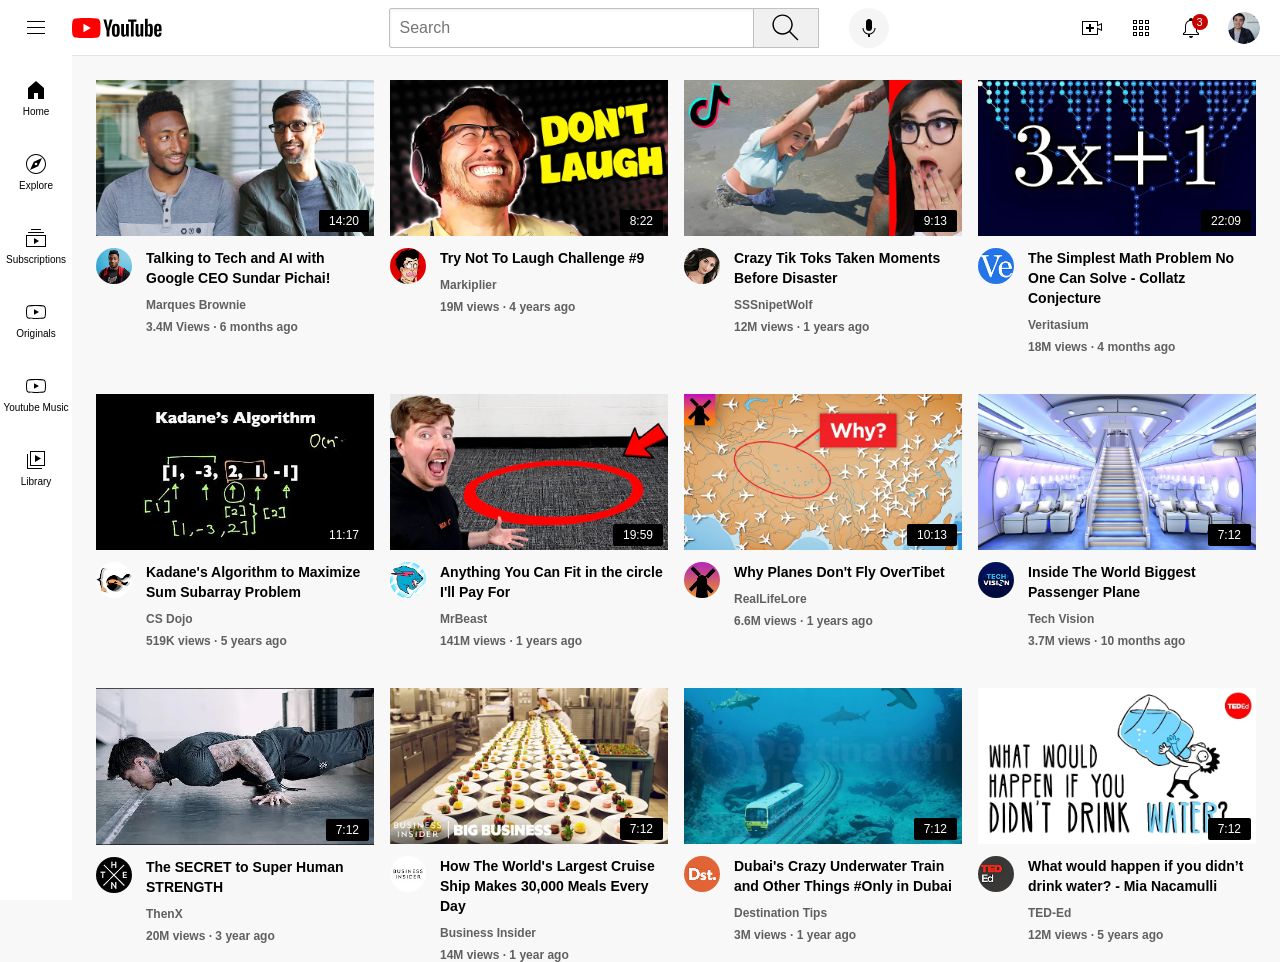
<file: index.HTML>
<!DOCTYPE html>
<html lang="en">

<head>

    <meta charset="UTF-8">
    <meta name="viewport" content="width=device-width, initial-scale=1.0">
    <title>YOUTUBE.com CLONE</title>
    <link rel="STYLESHEET" href="YOUTUBE.CSS">
    <link rel="STYLESHEET" href="general.css">
    <link rel="STYLESHEET" href="header.css">
    <link rel="STYLESHEET" href="sidebar.css">
    <meta name="viewport" content="width=device-width, initial-scale=1.0">
</head>

<body>

    <div class="header">
        <div class="left-section">
            <img class="hamburger-menue" src="pic/menue.svg">
            <img class="youtube-logo" src="pic/youtube-logo.svg">
        </div>
        <div class="middle-section">
            <input class="search-bar" type="text" placeholder="Search">
            <button class="search-button">
                <img class="search-icon" src="pic/search.svg">
                <div class="tooltip">Search</div>
            </button>
            <button class="voice-search-button">
                <img class="voice-search-icon" src="pic/mic.svg">
                <div class="tooltip">Search with your voice</div>
            </button>
        </div>
        <div class="right-section">
            <div class="upload-icon-container">
                <img class="upload-icon" src="pic/upload.svg">
                <div class="tooltip">Create</div>
            </div>
            <div class="youtube-apps-icon-container">
                <img class="youtube-apps-icon" src="pic/youtubea-apps.svg">
                <div class="tooltip">YouTube Apps</div>
            </div>
            <div class="notifications-icon-container">
                <img class="notifications-icon" src="pic/notifications.svg">
                <div class="tooltip">Notifications</div>
                <div class="notifications-count">

                    3

                </div>
            </div>
            <img class="current-user-pic" src="pic/my-channel.jpg">
        </div>
    </div>
    <div class="side-bar">

        <div class="sidebar-link">
            <img class="home" src="pic/home.svg">
            <div>
                Home
            </div>
        </div>

        <div class="sidebar-link">
            <img class="explore" src="pic/explore.svg">
            <div>
                Explore
            </div>
        </div>

        <div class="sidebar-link">
            <img class="subscriptions" src="pic/subscription.svg">
            <div>
                Subscriptions
            </div>
        </div>

        <div class="sidebar-link">
            <img class="originals" src="pic/originals.svg">
            <div>

                Originals
            </div>
        </div>

        <div class="sidebar-link">
            <img class="youtube-music" src="pic/youtubemusic.svg">
            <div>
                Youtube Music</div>
        </div>

        <div class="sidebar-link">
            <img class="library" src="pic/library.svg">
            <div>

                Library
            </div>
        </div>

    </div>
    <main>
        <div class="video-grid">
            <div class="video-preview">
                <div class="thumbnail-row">
                    <a href="https://www.youtube.com/watch?v=n2RNcPRtAiY">
                         <img class="thumbnail" src="pic/try5.jpeg">
                    </a>
                   
                    <div class="video-time">14:20</div>
                </div>
                <div class="video-info-grid">
                    <div class="channel-picture">
                        <a href="https://www.youtube.com/c/mkbhd">
                        <img class="profile-picture" src="pic/try1.jpeg">
                        </a>
                    </div>
                    <div class="video-info">
                        <p class="video-title">
                            <a class="video-link" href="https://www.youtube.com/watch?v=n2RNcPRtAiY">
                                Talking to Tech and AI with Google CEO Sundar Pichai!
                            </a>
                        </p>
                        <p class="video-author">
                            <a href="https://www.youtube.com/c/mkbhd">
                                 Marques Brownie
                            </a>
                           
                        </p>
                        <p class="video-stats">
                            3.4M Views &middot; 6 months ago
                        </p>
                    </div>
                </div>
            </div>

            <div class="video-preview">
                <div class="thumbnail-row">
                    <a href="https://www.youtube.com/watch?v=mP0RAo9SKZk">
                        <img class="thumbnail" src="pic/thumbnail-2.webp">
                    </a>
                    <div class="video-time">8:22</div>
                </div>
                <div class="video-info-grid">
                    <div class="channel-picture">
                        <a class="video-link" href="https://www.youtube.com/c/markiplier">
                        <img class="profile-picture" src="pic/channel-2.jpg">
                        </a>
                    </div>
                    <div class="video-info">
                        <p class="video-title">
                             <a class="video-link" href="https://www.youtube.com/watch?v=mP0RAo9SKZk">
                       Try Not To Laugh Challenge #9
                        </a>
                
                        </p>
                        <p class="video-author">
                           <a href="https://www.youtube.com/c/markiplier">
                             Markiplier
                           </a>
                        </p>
                        <p class="video-stats">
                            19M views &#183; 4 years ago
                        </p>
                    </div>
                </div>
            </div>

            <div class="video-preview">
                <div class="thumbnail-row">
                   <a href="https://www.youtube.com/watch?v=FgjPQQeTh1w">
                     <img class="thumbnail" src="pic/thumbnail-3.webp">
                   </a>
                    <div class="video-time">9:13</div>
                </div>
                <div class="video-info-grid">
                    <div class="channel-picture">
                        <a class="video-link" href="https://www.youtube.com/user/SSSniperWolf">
                        <img class="profile-picture" src="pic/channel3.jpg">
                    </a>
                </div>
                    <div class="video-info">
                        <p class="video-title">
                             <a class="video-link" href="https://www.youtube.com/watch?v=FgjPQQeTh1w">
                        Crazy Tik Toks Taken Moments Before Disaster
                    </a>
                            
                        </p>
                        <p class="video-author">
                           <a href="https://www.youtube.com/user/SSSniperWolf">
                             SSSnipetWolf
                           </a>
                        </p>
                        <p class="video-stats">
                            12M views &#183; 1 years ago
                        </p>
                    </div>
                </div>
            </div>


            <div class="video-preview">
                <div class="thumbnail-row">
                    <a href="https://www.youtube.com/watch?v=094y1Z2wpJg">
                        <img class="thumbnail" src="pic/thumbnail-4.webp">
                    </a>
                    <div class="video-time">22:09</div>
                </div>
                <div class="video-info-grid">
                    <div class="channel-picture">
                        <a class="video-link" href="https://www.youtube.com/c/veritasium">
                        <img class="profile-picture" src="pic/channel4.jpg">
                        </a>
                    </div>
                    <div class="video-info">
                        <p class="video-title">
                            <a class="video-link" href="https://www.youtube.com/watch?v=094y1Z2wpJg">
                         The Simplest Math Problem No One Can Solve - Collatz Conjecture
                        </a>
                           
                        </p>
                        <p class="video-author">
                            <a href="https://www.youtube.com/c/veritasium">
                                Veritasium
                            </a>
                        </p>
                        <p class="video-stats">
                            18M views &#183; 4 months ago
                        </p>
                    </div>
                </div>
            </div>


            <div class="video-preview">
                <div class="thumbnail-row">
                    <a href="https://www.youtube.com/watch?v=86CQq3pKSUw">
                          <img class="thumbnail" src="pic/thumbnail-5.webp">
                    </a>
                  
                    <div class="video-time">11:17</div>
                </div>
                <div class="video-info-grid">
                    <div class="channel-picture">
                        <a class="video-link" href="https://www.youtube.com/c/CSDojo">
                        <img class="profile-picture" src="pic/channel5.jpg">
                        </a>
                        
                    </div>
                    <div class="video-info">
                        <p class="video-title">
                            <a class="video-link" href="https://www.youtube.com/watch?v=86CQq3pKSUw">
                       Kadane's Algorithm to Maximize Sum Subarray Problem
                        </a>
                           
                        </p>
                        <p class="video-author">
                            <a href="https://www.youtube.com/c/CSDojo">
                               CS Dojo 
                            </a>
                            
                        </p>
                        <p class="video-stats">
                            519K views &#183; 5 years ago
                        </p>
                    </div>
                </div>
            </div>


            <div class="video-preview">
                <div class="thumbnail-row">
                    <a href="https://www.youtube.com/watch?v=yXWw0_UfSFg">
                         <img class="thumbnail" src="pic/thumbnail-6.webp">
                    </a>
                   
                    <div class="video-time">19:59</div>
                </div>
                <div class="video-info-grid">
                    <div class="channel-picture">
                        <a href="https://www.youtube.com/channel/UCX6OQ3DkcsbYNE6H8uQQuVA">
                          <img class="profile-picture" src="pic/channel6.jpg">
                    </a>
                       
                    </div>
                    <div class="video-info">
                        <p class="video-title">
                               <a href="https://www.youtube.com/watch?v=yXWw0_UfSFg">
                          Anything You Can Fit in the circle I'll Pay For
                    </a>
                           
                        </p>
                        <p class="video-author">
                               <a href="https://www.youtube.com/channel/UCX6OQ3DkcsbYNE6H8uQQuVA">
                         MrBeast
                    </a>
                            
                        </p>
                        <p class="video-stats">
                            141M views &#183; 1 years ago
                        </p>
                    </div>
                </div>
            </div>

            <div class="video-preview">
                <div class="thumbnail-row">
                       <a href="https://www.youtube.com/watch?v=fNVa1qMbF9Y">
                            <img class="thumbnail" src="pic/thumbnail7.webp">
                    </a>
                 
                    <div class="video-time">10:13</div>
                </div>
                <div class="video-info-grid">
                    <div class="channel-picture">
                           <a href="https://www.youtube.com/channel/UCP5tjEmvPItGyLhmjdwP7Ww">
                          <img class="profile-picture" src="pic/channel7.jpg">
                    </a>
                       
                    </div>
                    <div class="video-info">
                        <p class="video-title">
                               <a href="https://www.youtube.com/watch?v=fNVa1qMbF9Y">
                          Why Planes Don't Fly OverTibet
                    </a>
                           
                        </p>
                        <p class="video-author">
                               <a href="https://www.youtube.com/channel/UCP5tjEmvPItGyLhmjdwP7Ww">
                            RealLifeLore
                    </a>
                         
                        </p>
                        <p class="video-stats">
                            6.6M views &#183; 1 years ago
                        </p>
                    </div>
                </div>
            </div>

            <div class="video-preview">
                <div class="thumbnail-row">
                       <a href="https://www.youtube.com/watch?v=lFm4EM1juls">
                         <img class="thumbnail" src="pic/thumbnail8.webp">
                    </a>
                    
                    <div class="video-time">7:12</div>
                </div>
                <div class="video-info-grid">
                    <div class="channel-picture">
                           <a href="https://www.youtube.com/channel/UCHAK6CyegY22Zj2GWrcaIxg">
                          <img class="profile-picture" src="pic/channel8.jpg">
                    </a>
                       
                    </div>
                    <div class="video-info">
                        <p class="video-title">
                               <a href="https://www.youtube.com/watch?v=lFm4EM1juls">
                           Inside The World Biggest Passenger Plane
                    </a>
                          

                        </p>
                        <p class="video-author">
                               <a href="https://www.youtube.com/channel/UCHAK6CyegY22Zj2GWrcaIxg">
                          Tech Vision
                    </a>
                           
                        </p>
                        <p class="video-stats">
                            3.7M views &#183; 10 months ago
                        </p>
                    </div>
                </div>
            </div>


            <div class="video-preview">
                <div class="thumbnail-row">
                       <a href="https://www.youtube.com/watch?v=ixmxOlcrlUc">
                        <img class="thumbnail" src="pic/thumbnail9.webp"> 
                    </a>
                    
                    <div class="video-time">7:12</div>
                </div>
                <div class="video-info-grid">
                    <div class="channel-picture">
                           <a href="https://www.youtube.com/c/OFFICIALTHENXSTUDIOS">
                            <img class="profile-picture" src="pic/channel9.jpg">
                    </a>
                     
                    </div>
                    <div class="video-info">
                        <p class="video-title">
                               <a href="https://www.youtube.com/watch?v=ixmxOlcrlUc">
                         The SECRET to Super Human STRENGTH
                    </a>
                            
                        </p>
                        <p class="video-author">
                               <a href="https://www.youtube.com/c/OFFICIALTHENXSTUDIOS">
                           ThenX 
                    </a>
                         
                        </p>
                        <p class="video-stats">
                  20M views · 3 year ago
                 </p>
                    </div>
                </div>
            </div>

            <div class="video-preview">
                <div class="thumbnail-row">
                       <a href="https://www.youtube.com/watch?v=R2vXbFp5C9o">
                           <img class="thumbnail" src="pic/thumbnail10.webp">
                    </a>
                  
                    <div class="video-time">7:12</div>
                </div>
                <div class="video-info-grid">
                    <div class="channel-picture">
                           <a href="https://www.youtube.com/user/businessinsider">
                           <img class="profile-picture" src="pic/channel10.jpg">
                    </a>
                      
                    </div>
                    <div class="video-info">
                        <p class="video-title">
                               <a href="https://www.youtube.com/watch?v=R2vXbFp5C9o">
                              How The World's Largest Cruise Ship Makes 30,000 Meals Every Day
                    </a>
                            
               
                  

                        </p>
                        <p class="video-author">
                               <a href="https://www.youtube.com/user/businessinsider">
                            Business Insider
                    </a>
                 
                  
                        </p>
                        <p class="video-stats">
                            
                  14M views · 1 year ago
                
                        </p>
                    </div>
                </div>
            </div>

            <div class="video-preview">
                <div class="thumbnail-row">
                       <a href="https://www.youtube.com/watch?v=0nZuYyXET3s">
                         <img class="thumbnail" src="pic/thumbnail11.webp">
                    </a>
                    
                    <div class="video-time">7:12</div>
                </div>
                <div class="video-info-grid">
                    <div class="channel-picture">
                           <a href="https://www.youtube.com/c/Destinationtips">
                           <img class="profile-picture" src="pic/channel11.jpg">
                    </a>
                      
                    </div>
                    <div class="video-info">
                        <p class="video-title">
                               <a href="https://www.youtube.com/watch?v=0nZuYyXET3s">
                           Dubai's Crazy Underwater Train and Other Things #Only in Dubai
                    </a>
                            
                  
                  

                        </p>
                        <p class="video-author">
                               <a href="https://www.youtube.com/c/Destinationtips">
                         Destination Tips
                    </a>
                            
                    
                  
                        </p>
                        <p class="video-stats">
                           
                  3M views · 1 year ago
                
                        </p>
                    </div>
                </div>
            </div>

            <div class="video-preview">
                <div class="thumbnail-row">
                       <a href="https://www.youtube.com/watch?v=9iMGFqMmUFs">
                          <img class="thumbnail" src="pic/thumbnail12.webp">
                    </a>
                   
                    <div class="video-time">7:12</div>
                </div>
                <div class="video-info-grid">
                    <div class="channel-picture">
                           <a href="https://www.youtube.com/teded">
                           <img class="profile-picture" src="pic/channel12.jpg">
                    </a>
                      
                    </div>
                    <div class="video-info">
                        <p class="video-title">
                               <a href="https://www.youtube.com/watch?v=9iMGFqMmUFs">
                          What would happen if you didn’t drink water? - Mia Nacamulli
                    </a>
                            
                   
                  

                        </p>
                        <p class="video-author">
                              <a href="https://www.youtube.com/teded">
                         
                    TED-Ed
                    </a>
                  
                        </p>
                        <p class="video-stats">
                           
                  12M views · 5 years ago
                
                        </p>
                    </div>
                </div>
            </div>
        </div>
    </main>
</body>

</html>
</file>
<file: YOUTUBE.CSS>
.thumbnail {
    width: 100%;
}

.video-title {
    font-size: 14px;
    margin-top: 0px;
    margin-bottom: 10px;
    font-weight: 550;
    line-height: 20px;
}

.video-info-grid {
    display: grid;
    grid-template-columns: 50px 1fr;
}

.profile-picture {
    border-radius: 50px;
    width: 36px;
}

.thumbnail-row {
    margin-bottom: 8px;
    position: relative;
}

.video-author,
.video-stats {
    font-size: 12px;
    color: rgb(96, 96, 96);
    font-weight: 550;
}

.video-author {
    margin-bottom: 4px;
}

.video-grid {
    font-family: roboto, arial;
    display: grid;
    grid-template-columns: 1fr 1fr 1fr;
    column-gap: 16px;
    row-gap: 40px;
}

@media (max-width: 750px) {
    .video-grid {
        grid-template-columns: 1fr 1fr;
    }
}

@media (min-width: 751px) and (max-width:999px) {
    .video-grid {
        grid-template-columns: 1fr 1fr 1fr;
    }
}

@media (min-width: 1000px) {
    .video-grid {
        grid-template-columns: 1fr 1fr 1fr 1fr;
    }
}


.video-time {
    background-color: black;
    color: white;
    position: absolute;
    bottom: 8px;
    right: 5px;
    font-size: 12px;
    border-radius: 2px;
    font-weight: 500;
    padding: 4px 10px;
}

.video-preview {
    font-family: arial;
     cursor: pointer;
}
a{
    text-decoration: none;
    color: inherit;
}











.video-stats {
    margin-top: 8px;
}

.channel-picture {}
</file>
<file: general.css>
p {
    font-family: roboto, arial;
    margin-top: 0;
    margin-bottom: 0;
}

body {
    font-family: roboto, arial;
    margin: 0;
    padding-top: 80px;
    padding-left: 96px;
    padding-right: 24px;
    background-color: rgb(248, 248, 248);
}
</file>
<file: header.css>
.header {
    height: 55px;
    display: flex;
    flex-direction: row;
    justify-content: space-between;
    z-index: 100;
    position: fixed;
    top: 0;
    left: 0;
    right: 0;
    background-color: white;
    border-bottom-width: 1px;
    border-bottom-style: solid;
    border-bottom-color: rgb(228, 228, 228);
}

.left-section {
    align-items: center;
    display: flex;
}

.hamburger-menue {
    height: 24px;
    margin-left: 24px;
    margin-right: 24px;
     cursor: pointer;

}

.youtube-logo {
    height: 20px;
     cursor: pointer;
}

.middle-section {
   flex: 1;
    margin-left: 70px;
    margin-right: 35px;
    max-width: 500px;
    display: flex;
    align-items: center;
}

.search-bar::placeholder {
    font-size: 16px;
}

.search-bar {
    flex: 1;
    height: 36px;
    padding-left: 10px;
    font-size: 16px;
    border-width: 1px;
    border-style: solid;
    border-color: rgb(192, 192, 192);
    border-radius: 2px;
    box-shadow: inset 1px 2px 3px rgba(0, 0, 0, 0.05);
    width: 0;
}

.search-button {
    height: 40px;
    width: 66px;
    margin-right: 10px;
    border-style: solid;
    border-width: 1px;
    border-color: rgb(192, 192, 192);
    background-color: rgb(240, 240, 240);
    margin-left: -1px;
    cursor: pointer;
}
.search-button .tooltip,
.voice-search-button .tooltip,
.notifications-icon-container .tooltip,
.youtube-apps-icon-container .tooltip,
.upload-icon-container .tooltip
{
    position: absolute;
    background-color: rgb(126, 123, 123);
    color: white;
    padding-top: 4px;
    padding-left: 8px;    
     padding-bottom: 4px;
    padding-right: 8px;   
    border-radius: 2px;
    font-size: 12px;
    bottom: -33px;
    opacity: 0;
    transition: opacity 0.15s;
    pointer-events: none;
    white-space: nowrap;
}
.search-button:hover .tooltip,
.voice-search-button:hover .tooltip,
.notifications-icon-container:hover .tooltip,
.youtube-apps-icon-container:hover .tooltip,
.upload-icon-container:hover .tooltip
{
    opacity: 1;
}


.search-button,
.voice-search-button,
.upload-icon-container,
.youtube-apps-icon-container,
.notifications-icon-container{
    display: flex;
    justify-content: center;
    align-items: center;
    position: relative;
}

.search-icon {
    height: 35px;
}

.voice-search-button {
    height: 40px;
    width: 40px;
    margin-left: 20px;
    background-color: rgb(245, 245, 245);
    border: none;
    border-radius: 20px;
     cursor: pointer;
}

.voice-search-icon {
    height: 24px;
}

.right-section {
    flex-shrink: 0;
    width: 180px;
    display: flex;
    align-items: center;
    justify-content: space-between;
    margin-right: 20px;
}

.upload-icon {
    height: 24px;
     cursor: pointer;

}

.youtube-apps-icon {
    height: 24px;
     cursor: pointer;
}

.notifications-icon {
    height: 24px;
    cursor: pointer;
}


.notifications-count {
    position: absolute;
    top: -2px;
    right: -5px;
    background-color: rgb(200, 0, 0);
    color: white;
    border-radius: 10px;
    font-size: 11px;
    font-family: roboto, arial;
    padding-left: 5px;
    padding-right: 5px;
    padding-top: 2px;
    padding-bottom: 2px;
}

.current-user-pic {
    height: 32px;
    border-radius: 16px;
     cursor: pointer;
}
</file>
<file: sidebar.css>
.side-bar {
    position: fixed;
    left: 0;
    bottom: 0;
    top: 55px;
    background-color: white;
    width: 72px;
    z-index: 200;
    padding-top: 5px;
}

.sidebar-link {
    display: flex;
    justify-content: center;
    align-items: center;
    flex-direction: column;
    height: 74PX;
    cursor: pointer;
}

.sidebar-link:hover {
    background-color: rgb(235, 235, 235);
}

.sidebar-link img {
    height: 24px;
    margin-bottom: 4PX;
}

.sidebar-link div {
    font-size: 10px;

}
</file>
